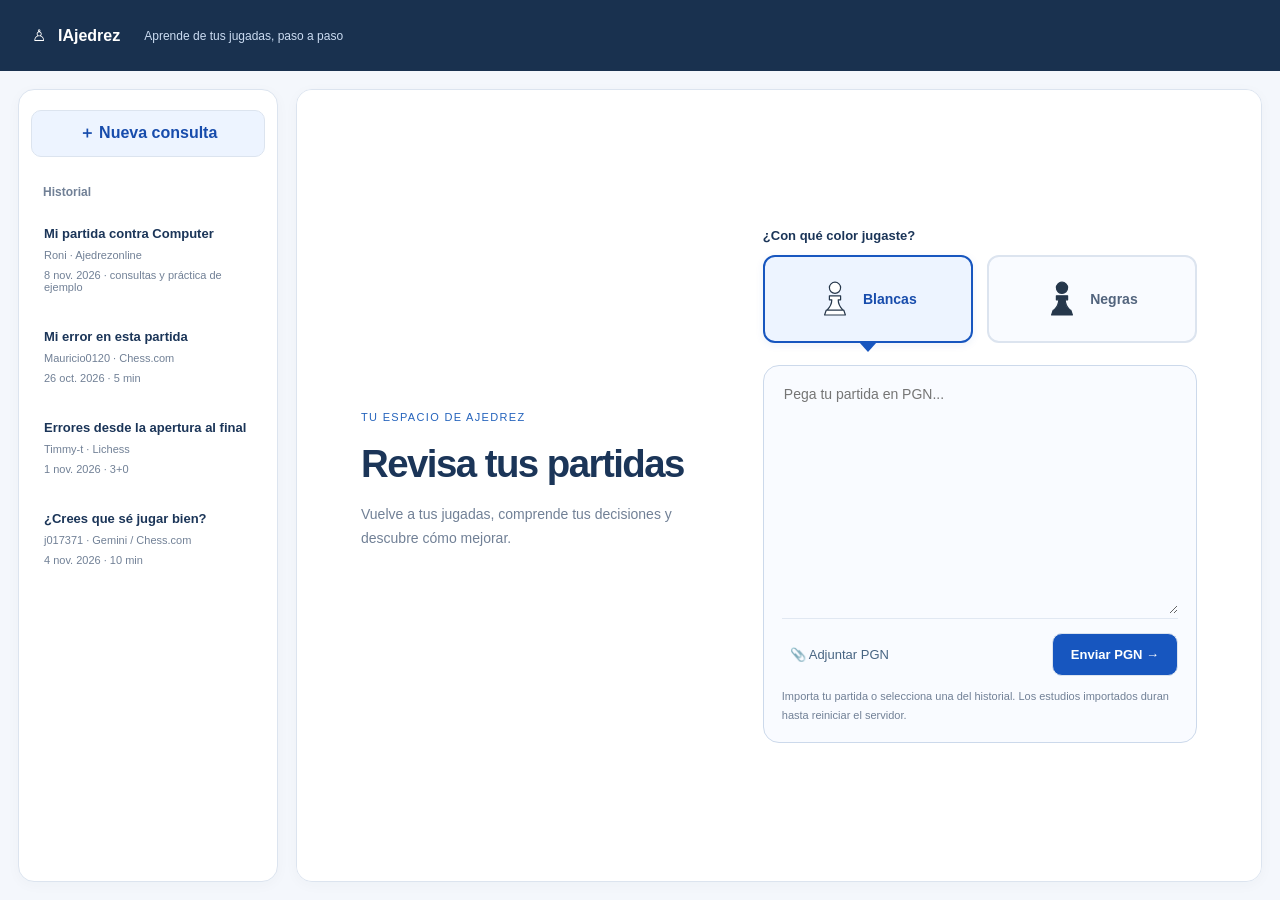
<file: static/home.html>
<!doctype html>
<html lang="es"><head><meta charset="utf-8"><meta name="viewport" content="width=device-width,initial-scale=1"><title>IAjedrez · Revisa tus partidas</title><link rel="stylesheet" href="/static/home.css?v=restored-1"></head>
<body><header>♙ <strong>IAjedrez</strong><span>Aprende de tus jugadas, paso a paso</span></header>
<div class="workspace"><aside><button id="new-chat">＋ Nueva consulta</button><h2>Historial</h2><button class="history" data-game="roni"><strong>Mi partida contra Computer</strong><span>Roni · Ajedrezonline</span><small>8 nov. 2026 · consultas y práctica de ejemplo</small></button><button class="history" data-game="mauricio"><strong>Mi error en esta partida</strong><span>Mauricio0120 · Chess.com</span><small>26 oct. 2026 · 5 min</small></button><button class="history" data-game="entrevista"><strong>Errores desde la apertura al final</strong><span>Timmy-t · Lichess</span><small>1 nov. 2026 · 3+0</small></button><button class="history" data-game="gemini"><strong>¿Crees que sé jugar bien?</strong><span>j017371 · Gemini / Chess.com</span><small>4 nov. 2026 · 10 min</small></button></aside>
<main><section id="welcome"><div><span class="eyebrow">Tu espacio de ajedrez</span><h1>Revisa tus partidas</h1><p>Vuelve a tus jugadas, comprende tus decisiones y descubre cómo mejorar.</p></div><div class="entry-composer"><fieldset class="side-picker"><legend>¿Con qué color jugaste?</legend><div class="side-options">
<label class="side-option"><input class="sr-only" type="radio" name="player-color" value="white" checked><span class="side-card"><svg class="side-pawn white-pawn" viewBox="0 0 40 48" aria-hidden="true"><circle cx="20" cy="10" r="7"/><path d="M13 20h14v5h-3c0 7 3 10 6 13H10c3-3 6-6 6-13h-3zM9 38h22l2 6H7z"/></svg><span>Blancas</span></span></label>
<label class="side-option"><input class="sr-only" type="radio" name="player-color" value="black"><span class="side-card"><svg class="side-pawn black-pawn" viewBox="0 0 40 48" aria-hidden="true"><circle cx="20" cy="10" r="7"/><path d="M13 20h14v5h-3c0 7 3 10 6 13H10c3-3 6-6 6-13h-3zM9 38h22l2 6H7z"/></svg><span>Negras</span></span></label>
</div></fieldset><form id="pgn-form" class="input-box"><label class="sr-only" for="pgn">Tu partida en PGN</label><textarea id="pgn" placeholder="Pega tu partida en PGN..."></textarea><div id="file-preview" class="file-preview" hidden><span id="file-name"></span><button id="remove-file" type="button" aria-label="Quitar archivo PGN">×</button></div><div class="input-actions"><label id="attach-pgn" class="attach-button"><input id="pgn-file" type="file" accept=".pgn,application/x-chess-pgn" aria-label="Adjuntar archivo PGN">📎 Adjuntar PGN</label><button id="send-pgn" class="primary" type="submit">Enviar PGN →</button></div><p>Importa tu partida o selecciona una del historial. Los estudios importados duran hasta reiniciar el servidor.</p></form></div></section>
<section id="conversation" hidden><h1 id="chat-title"></h1><div class="message"><span>Tu mensaje</span><pre id="prompt"></pre></div><a id="open-analysis" class="primary">Abrir análisis de la partida →</a></section><p id="status" role="status"></p></main></div>
<script src="/static/home.js?v=restored-1"></script></body></html>
</file>
<file: static/home.css>
:root{font-family:Inter,Segoe UI,sans-serif;color:#1b3558;background:#f4f7fc}*{box-sizing:border-box}body{margin:0}header{height:71px;background:#19314f;color:white;display:flex;align-items:center;gap:12px;padding:0 32px}header span{font-size:12px;color:#cbdcf2;margin-left:12px}.workspace{display:grid;grid-template-columns:260px 1fr;gap:18px;padding:18px;height:calc(100dvh - 71px)}aside,main{background:white;border:1px solid #dce4ef;border-radius:16px;box-shadow:0 3px 14px #17314f08;min-height:0}aside{padding:20px 12px;overflow:auto}button{font:inherit;cursor:pointer;border:1px solid #dce4ef;border-radius:10px;background:white;color:inherit}#new-chat{width:100%;padding:12px;background:#edf4ff;color:#174cac;font-weight:600}h2{font-size:12px;color:#718096;margin:28px 12px 12px}.history{display:flex;flex-direction:column;gap:8px;text-align:left;width:100%;padding:14px 12px;border-color:transparent;margin:6px 0}.history:hover,.history.active{background:#edf4ff;border-color:#b2cafa}.history strong{font-size:13px}.history span,.history small{font-size:11px;color:#718096}main{overflow:auto;padding:clamp(24px,5vw,80px)}#welcome{display:grid;grid-template-columns:1fr 1.2fr;align-items:center;gap:40px;min-height:100%;max-width:1000px;margin:auto}h1{font-size:clamp(27px,3vw,40px);letter-spacing:-.04em;line-height:1.2;margin:16px 0}p{font-size:14px;line-height:1.7;color:#718096}.eyebrow{font-size:11px;text-transform:uppercase;letter-spacing:.12em;color:#2463bc}.input-box{border:1px solid #ccd9eb;border-radius:16px;padding:18px;background:#f9fbff}.input-box textarea{font:inherit;font-size:14px;resize:vertical;width:100%;min-height:230px;border:0;background:transparent;outline-offset:5px;color:#1b3558}.input-box p{font-size:11px;margin-bottom:0}#conversation{max-width:850px;margin:auto}#conversation[hidden],#welcome[hidden]{display:none}#chat-title{font-size:24px}.message{background:#edf4ff;border:1px solid #dae5f5;border-radius:16px;padding:22px;margin:24px 0}.message span{font-size:11px;font-weight:700;color:#2463bc}pre{white-space:pre-wrap;overflow-wrap:anywhere;font:13px/1.8 Segoe UI,sans-serif}.primary{display:inline-block;background:#1756bf;color:white;padding:13px 18px;border-radius:10px;text-decoration:none;font-size:13px;font-weight:600}.sr-only{position:absolute;width:1px;height:1px;overflow:hidden;clip:rect(0,0,0,0)}@media(max-width:760px){header{padding:0 18px}header span{display:none}.workspace{grid-template-columns:180px 1fr;gap:10px;padding:10px}main{padding:20px}#welcome{grid-template-columns:1fr;gap:18px;align-content:center}}@media(max-width:520px){.workspace{display:flex;flex-direction:column;height:auto}aside{flex-shrink:0}h2{margin-top:18px}.history{padding:10px}main{min-height:55vh}#welcome{min-height:50vh}.input-box textarea{min-height:150px}}

.input-box{min-width:0}.input-actions{display:flex;align-items:center;justify-content:space-between;gap:10px;border-top:1px solid #e1e8f2;padding-top:14px}.attach-button{position:relative;display:inline-flex;align-items:center;padding:11px 8px;border-radius:10px;font-size:13px;color:#476482;cursor:pointer;white-space:nowrap}.attach-button:hover{background:#eaf1fb}.attach-button input{position:absolute;inset:0;width:100%;height:100%;opacity:0;cursor:pointer}.attach-button:focus-within{outline:2px solid #1756bf}.file-preview{display:flex;align-items:center;gap:12px;padding:8px 10px;margin-bottom:12px;border:1px solid #cdddf3;border-radius:9px;background:#edf4ff;font-size:12px}.file-preview[hidden]{display:none}#file-name{flex:1;min-width:0;overflow:hidden;text-overflow:ellipsis;white-space:nowrap}#remove-file{border:0;background:transparent;font-size:20px}button:disabled{opacity:.65;cursor:wait}@media(max-width:400px){.input-actions{gap:4px}.attach-button{font-size:12px;padding:10px 4px}.input-actions .primary{font-size:12px;padding:12px 9px}}

.entry-composer{min-width:0}.side-picker{border:0;padding:0;margin:0 0 22px;min-width:0}.side-picker legend{font-size:13px;font-weight:600;margin-bottom:12px;padding:0}.side-options{display:grid;grid-template-columns:1fr 1fr;gap:14px}.side-option{position:relative;cursor:pointer}.side-card{position:relative;display:flex;align-items:center;justify-content:center;gap:12px;min-height:88px;padding:14px;border:2px solid #dce4ef;border-radius:12px;background:#f9fbff;color:#52647d;font-size:14px;font-weight:600}.side-pawn{width:32px;height:40px;stroke:#26374b;stroke-width:1.5;stroke-linejoin:round}.white-pawn{fill:#fff}.black-pawn{fill:#26374b}.side-option:hover .side-card{border-color:#9bb9e5}.side-option input:checked+.side-card{border-color:#1756bf;background:#edf4ff;color:#174cac;box-shadow:0 2px 8px #1756bf14}.side-option input:checked+.side-card::after{content:"";position:absolute;bottom:-11px;left:calc(50% - 9px);width:0;height:0;border-left:9px solid transparent;border-right:9px solid transparent;border-top:10px solid #1756bf}.side-option input:focus-visible+.side-card{outline:3px solid #82adf0;outline-offset:3px}@media(max-width:520px){.side-card{min-height:76px;gap:9px;padding:10px}}
</file>
